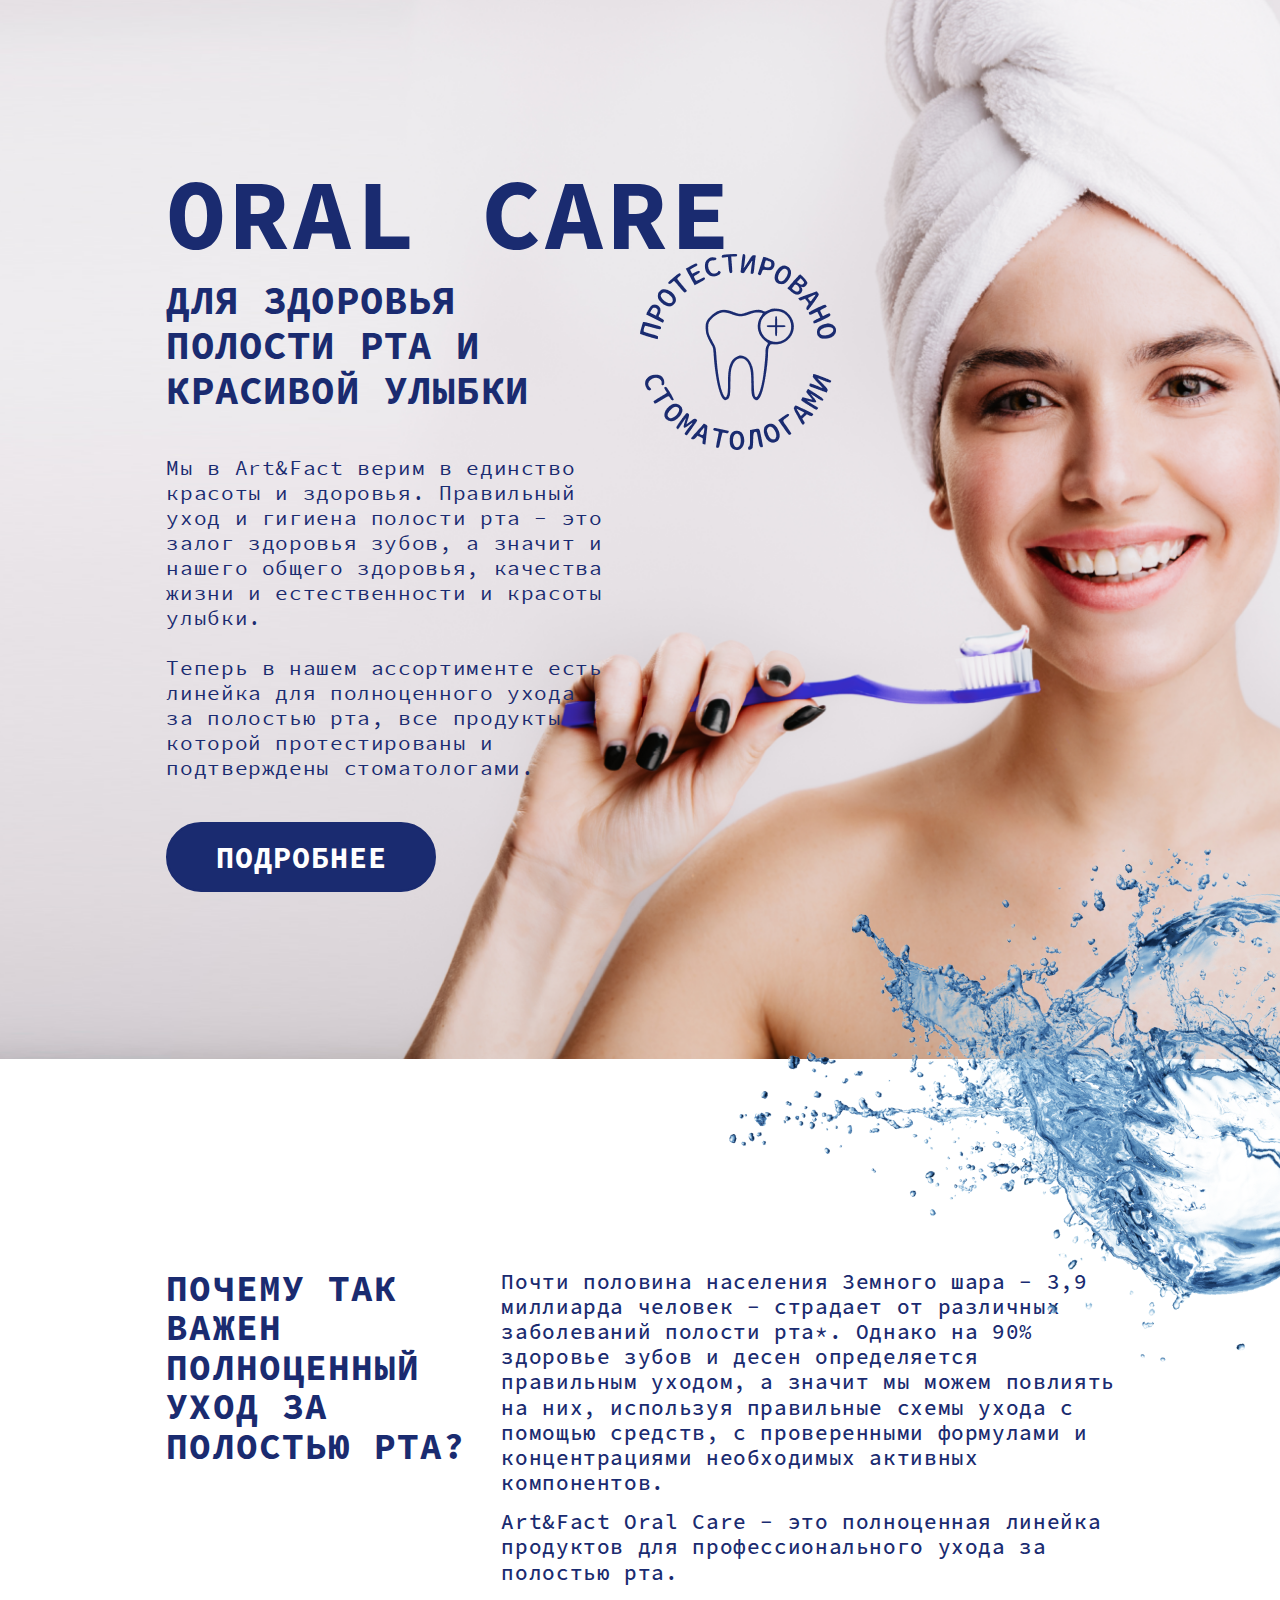
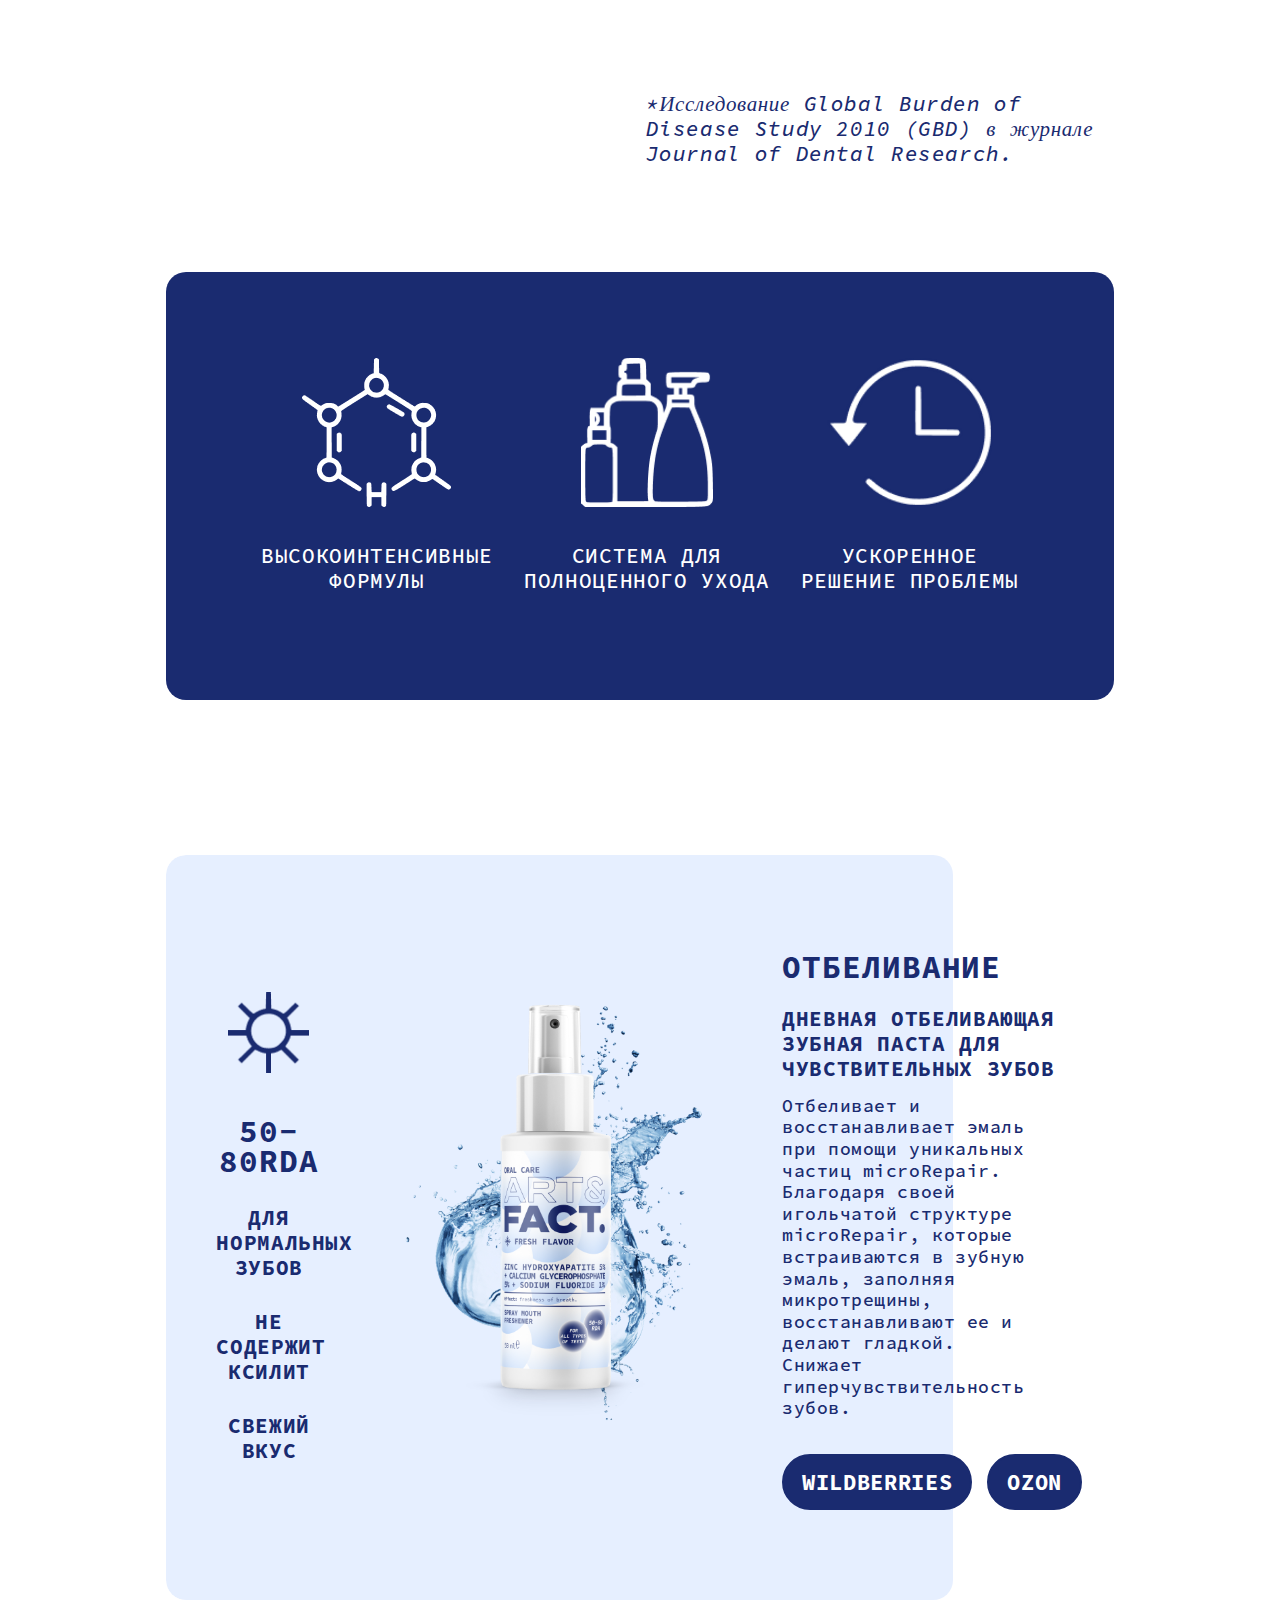
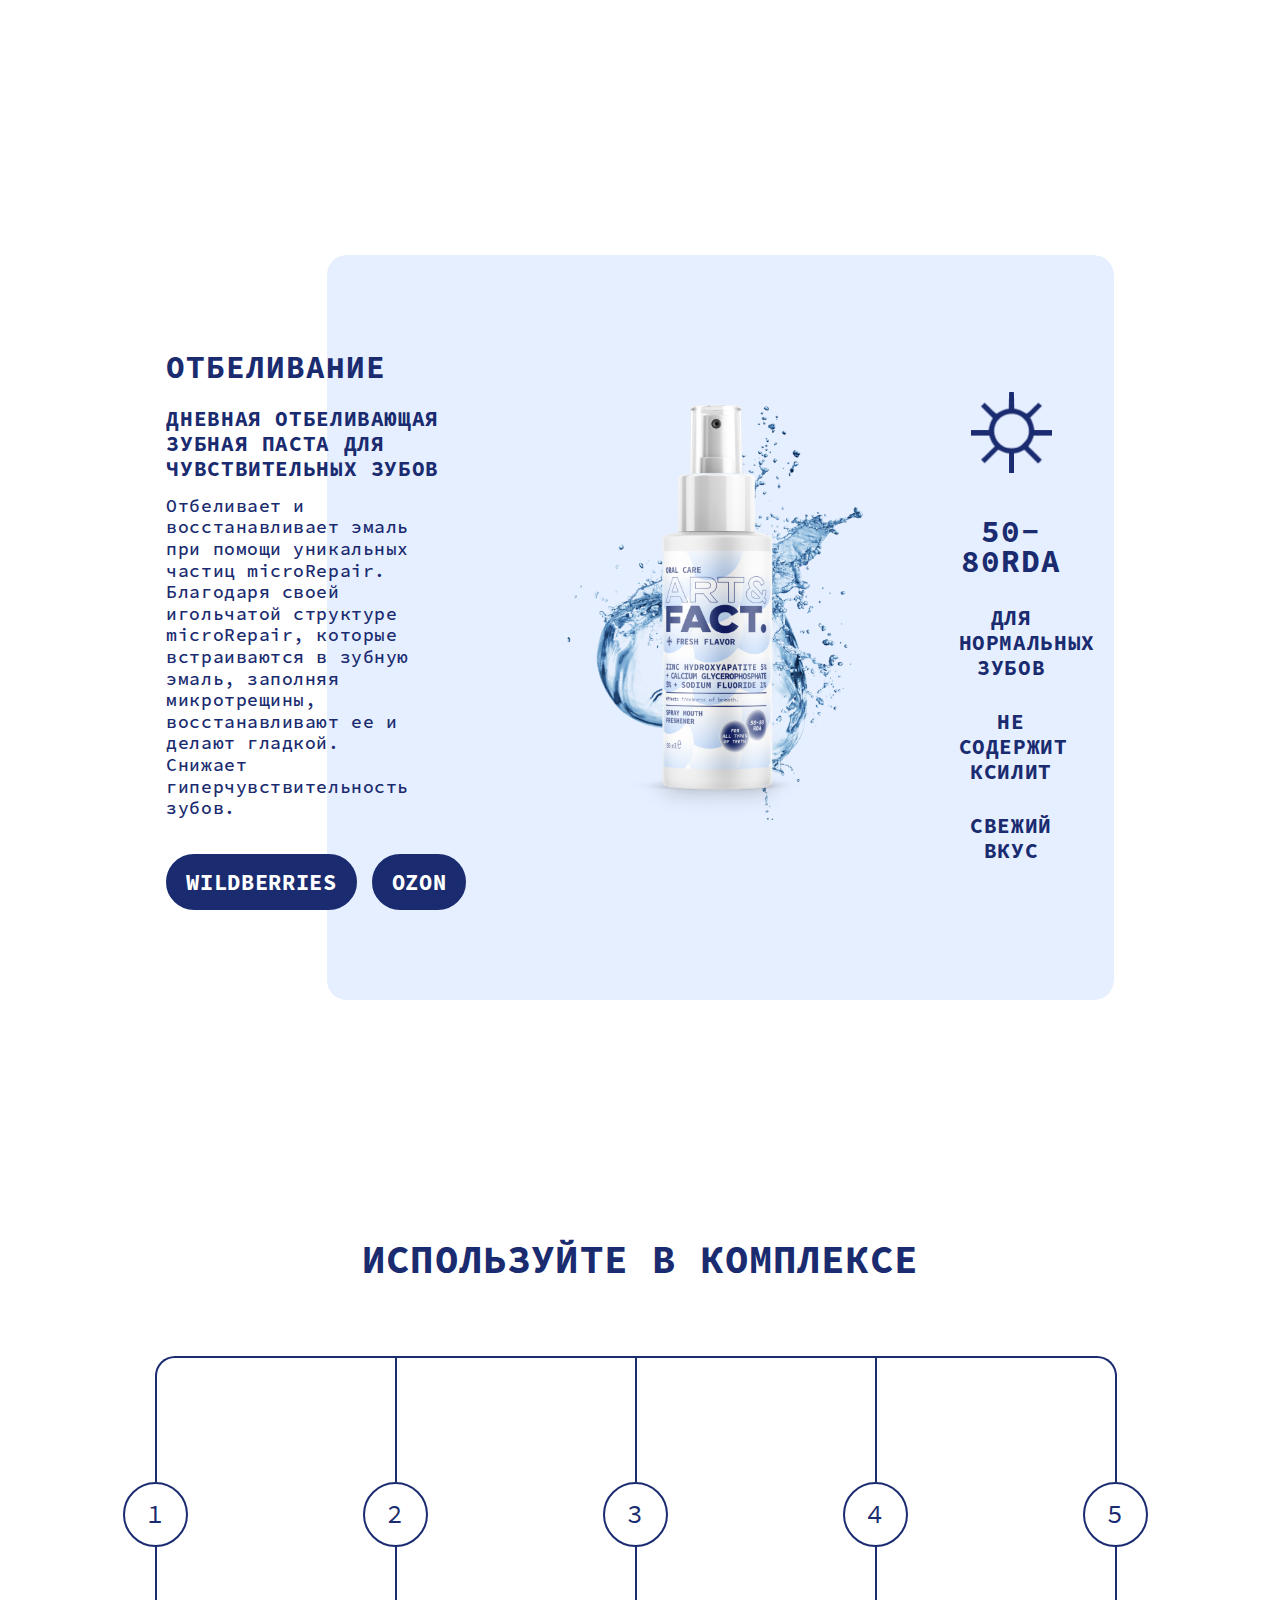
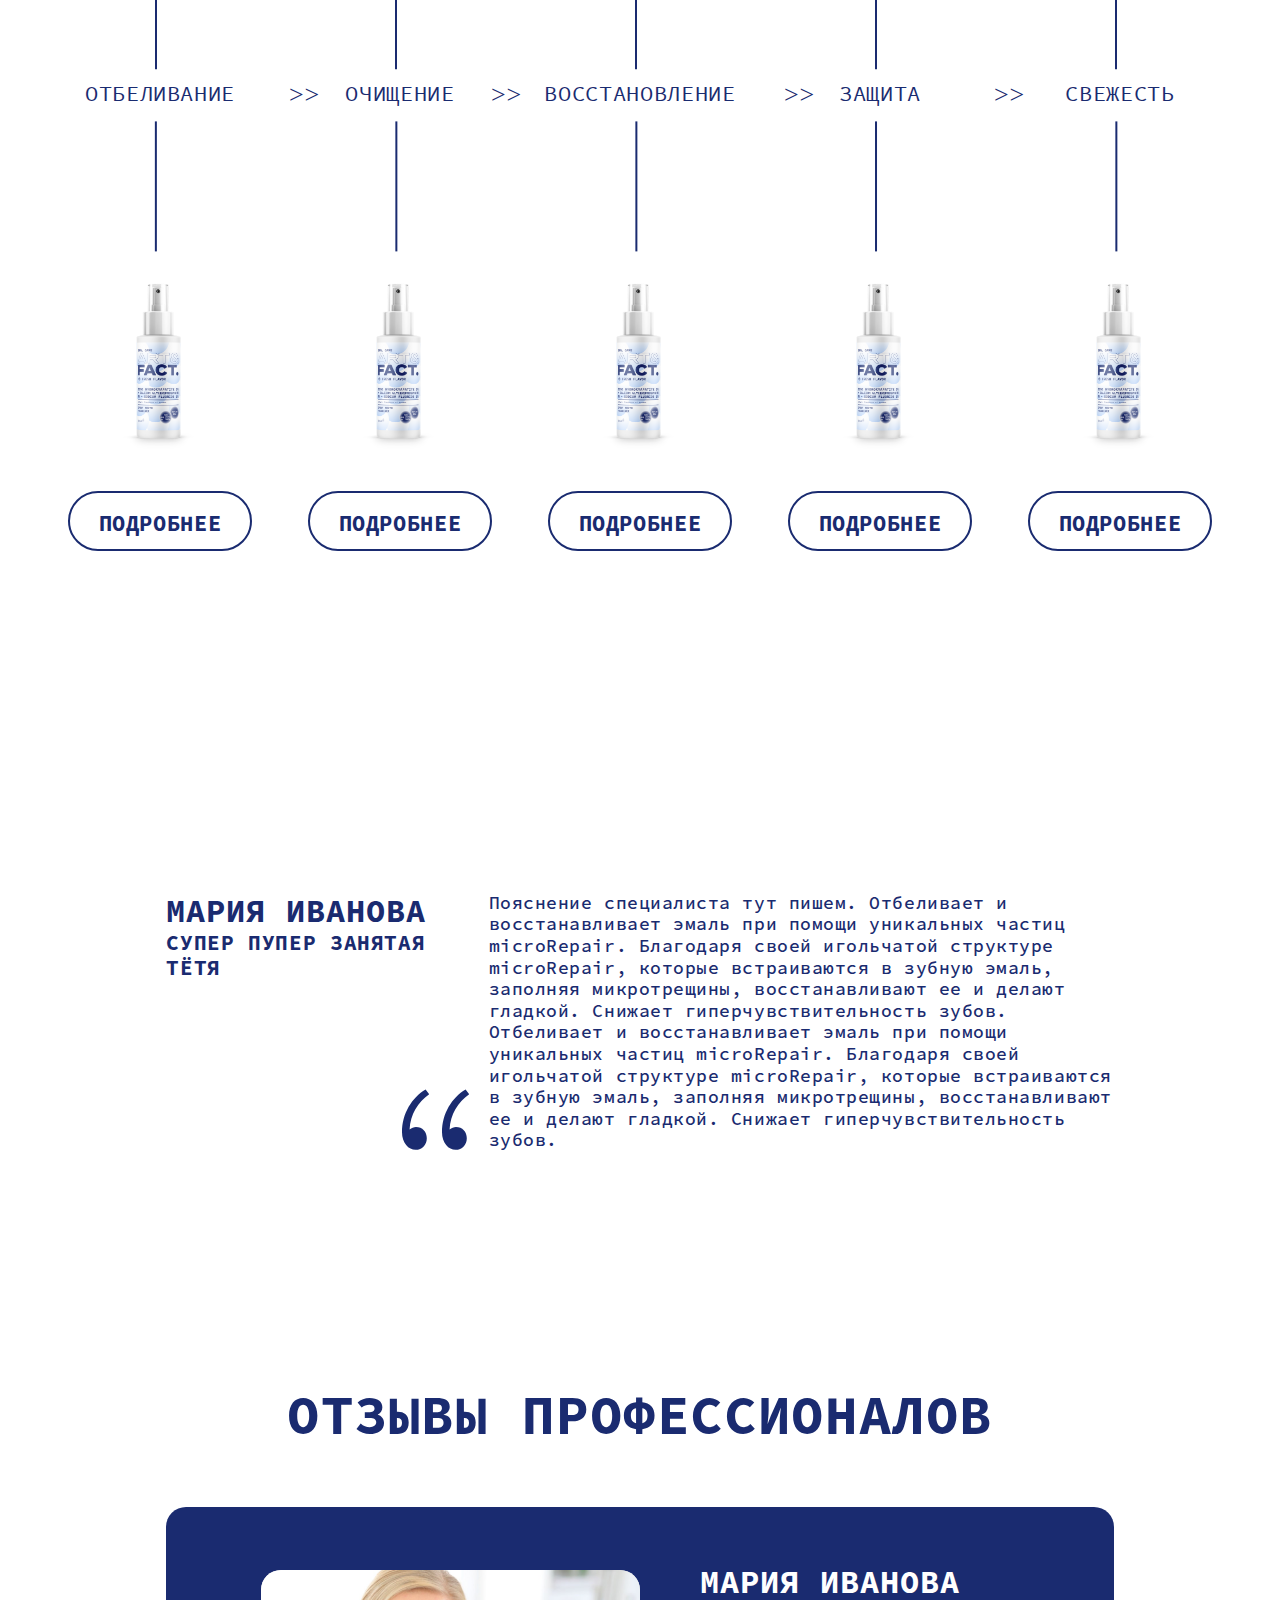
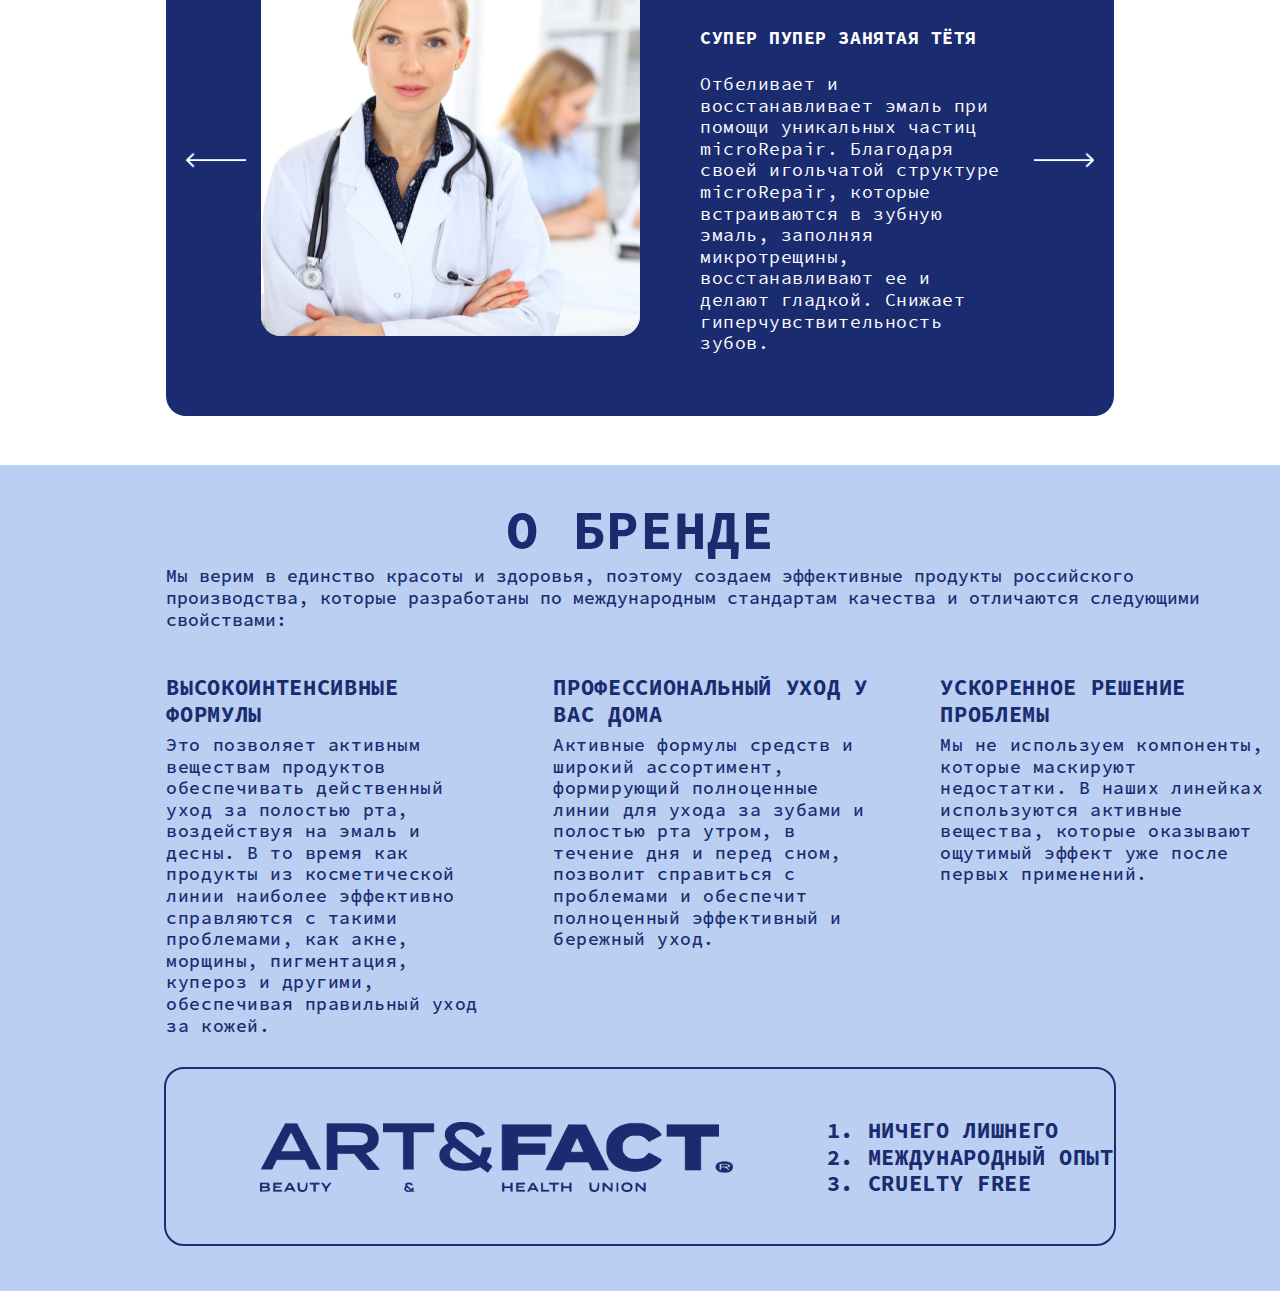
<file: index.html>
<!DOCTYPE html>
<html lang="ru">
<head>
    <meta charset="UTF-8">
    <meta http-equiv="X-UA-Compatible" content="IE=edge">
    <meta name="viewport" content="width=device-width, initial-scale=1.0">
    <title>OralCare</title>
    <link rel="stylesheet" href="./css/main.css"/>
</head>
<body>
    <section class="hero">
        <div class="hero-container">
            <h1 class="hero-title">ORAL CARE</h1>
            <p class="hero-slogan">
                Для здоровья полости рта и красивой улыбки
            </p>
            <p class="hero-text">
                Мы в Art&Fact верим в единство красоты и здоровья. Правильный уход и гигиена полости рта - это залог здоровья зубов, а значит и нашего общего здоровья, качества жизни и естественности и красоты улыбки.<br>
                <br>Теперь в нашем ассортименте есть линейка для полноценного ухода за полостью рта, все продукты которой протестированы и
                подтверждены стоматологами.
            </p>
            <a href="" class="hero-link">подробнее</a>
            <img src="./images/tested.png" alt="" class="hero-logo-tested">
        </div>
        <ul class="hero-banner-list" data-timer="5000">
            <li class="">
                <img src="./images/woman-baner.png" alt="" class="hero-banner is-hidden">
            </li>
            <li >
                <img src="./images/woman-baner.png" alt="" class="hero-banner ">
            </li>
        </ul>
        <img src="./images/splash-2.png" alt="" class="hero-splash">
        <img src="./images/hero-splash-mobile.png" alt="" class="hero-splash-mobile">
    </section>
    <section class="why">
        <div class="why-text-wrap">
            <h2 class="title-why">почему так важен полноценный уход за полостью рта?</h2>
            <div class="why-main-wrap">
                <p class="why-text-main">
                    Почти половина населения Земного шара - 3,9 миллиарда человек - страдает от различных заболеваний полости рта*.
                    Однако на 90% здоровье зубов и десен определяется правильным уходом, а значит мы можем повлиять на них, используя
                    правильные схемы ухода с помощью средств, с проверенными формулами и концентрациями необходимых активных
                    компонентов.
                </p>
                <p class="why-text-main">
                    Art&Fact Oral Care - это полноценная линейка продуктов для профессионального ухода за полостью рта.
                </p>
                <p class="notification">
                    *Исследование Global Burden of Disease Study 2010 (GBD) в журнале Journal of Dental Research.
                </p>
            </div>
        </div>
        <ul class="why-benefits-list">
            <li class="hero-benefits-item">
                <img src="./images/image-1.png" alt="">
                <span class="hero-benefits-text">высокоинтенсивные<br> формулы</span>
            </li>
            <li class="hero-benefits-item">
                <img src="./images/image-3.png" alt="">
                <span class="hero-benefits-text">система для<br> полноценного ухода</span>
            </li>
            <li class="hero-benefits-item">
                <img src="./images/image-2.png" alt="">
                <span class="hero-benefits-text">ускоренное<br> решение проблемы</span>
            </li>
        </ul>       
    </section>
    <section class="catalog">
        <div class="catalog-title-wrap">
            <button class="catalog-button">
                <img src="./images/arrow-left-blue.png" alt="">
            </button>
            <h2 class="catalog-title">каталог</h2>
            <button class="catalog-button">
                <img src="./images/arrow-right-blue.png" alt="">
            </button>
        </div>
        <ul class="catalog-list">
            <li class="catalog-list-item">
                <div class="catalog-product-image-wrap">
                    <img src="./images/spray.png" alt="" class="catalog-product-image">
                </div>
                <div class="catalog-properties-wrap">
                    <img src="./images/sun.png" alt="" class="catalog-properties-icon">
                    <p class="catalog-product-properties">50-80rda</p>
                    <ul>
                        <li><p class="catalog-product-properties">для нормальных зубов</p></li>
                        <li><p class="catalog-product-properties">не содержит ксилит</p></li>
                        <li><p class="catalog-product-properties">свежий вкус</p></li>
                    </ul>
                </div>
                <div class="catalog-list-item-description">
                    <h3 class="catalog-list-item-title">отбеливание</h3>
                    <p class="catalog-list-item-text">Дневная отбеливающая зубная паста для чувствительных зубов</p>
                    <p class="catalog-list-item-text-main">Отбеливает и восстанавливает эмаль при помощи уникальных частиц microRepair. Благодаря своей игольчатой структуре microRepair, которые встраиваются в зубную эмаль, заполняя микротрещины, восстанавливают ее и делают гладкой. Снижает гиперчувствительность зубов.</p>
                    <ul class="catalog-products-links">
                        <li>
                            <a href="" class="catalog-product-link">wildberries</a>
                        </li>
                        <li>
                            <a href="" class="catalog-product-link">ozon</a>
                        </li>
                    </ul>
                </div>
            </li>
            <li class="catalog-list-item">
                <div class="catalog-product-image-wrap">
                    <img src="./images/spray.png" alt="" class="catalog-product-image">
                </div>
                <div class="catalog-properties-wrap">
                    <img src="./images/sun.png" alt="" class="catalog-properties-icon">
                    <p class="catalog-product-properties">50-80rda</p>
                    <ul>
                        <li>
                            <p class="catalog-product-properties">для нормальных зубов</p>
                        </li>
                        <li>
                            <p class="catalog-product-properties">не содержит ксилит</p>
                        </li>
                        <li>
                            <p class="catalog-product-properties">свежий вкус</p>
                        </li>
                    </ul>
                </div>
                <div class="catalog-list-item-description">
                    <h3 class="catalog-list-item-title">отбеливание</h3>
                    <p class="catalog-list-item-text">Дневная отбеливающая зубная паста для чувствительных зубов</p>
                    <p class="catalog-list-item-text-main">Отбеливает и восстанавливает эмаль при помощи уникальных частиц
                        microRepair. Благодаря своей игольчатой структуре microRepair, которые встраиваются в зубную эмаль, заполняя
                        микротрещины, восстанавливают ее и делают гладкой. Снижает гиперчувствительность зубов.</p>
                    <ul class="catalog-products-links">
                        <li>
                            <a href="" class="catalog-product-link">wildberries</a>
                        </li>
                        <li>
                            <a href="" class="catalog-product-link">ozon</a>
                        </li>
                    </ul>
                </div>
            </li>
        </ul>
    </section>
    <section class="complex">
        <h2 class="complex-title">ИСПОЛЬЗУЙТЕ В КОМПЛЕКСЕ</h3>
        <ul class="complex-list">
            <li class="complex-list-item">
                <div class="number-wrap">
                    <span class="number">1</span>
                </div>
                <div class="complex-item-content">
                    <img src="./images/spray.png" alt="" class="complex-image">
                    <div>
                        <h4 class="complex-item-title">отбеливание</h4>
                        <a href="" class="complex-item-link">Подробнее</a>
                    </div>
                </div>
            </li>
            <li class="complex-list-item">
                <div class="number-wrap">
                    <span class="number">2</span>
                </div>
                <div class="complex-item-content">
                    <img src="./images/spray.png" alt="" class="complex-image">
                    <div>
                        <h4 class="complex-item-title">очищение</h4>
                        <a href="" class="complex-item-link">Подробнее</a>
                    </div>
                </div>
            </li>
            <li class="complex-list-item">
                <div class="number-wrap">
                    <span class="number">3</span>
                </div>
                <div class="complex-item-content">
                    <img src="./images/spray.png" alt="" class="complex-image">
                    <div>
                        <h4 class="complex-item-title">восстановление</h4>
                        <a href="" class="complex-item-link">Подробнее</a>
                    </div>
                </div>
            </li>
            <li class="complex-list-item">
                <div class="number-wrap">
                    <span class="number">4</span>
                </div>
                <div class="complex-item-content">
                    <img src="./images/spray.png" alt="" class="complex-image">
                    <div>
                        <h4 class="complex-item-title">защита</h4>
                        <a href="" class="complex-item-link">Подробнее</a>
                    </div>
                </div>
            </li>
            <li class="complex-list-item">
                <div class="number-wrap">
                    <span class="number">5</span>
                </div>
                <div class="complex-item-content">
                    <img src="./images/spray.png" alt="" class="complex-image">
                    <div>
                        <h4 class="complex-item-title">свежесть</h4>
                        <a href="" class="complex-item-link">Подробнее</a>
                    </div>
                </div>
            </li>
        </ul>
    </section>
    <section class="explanation">
        <div class="expert-name-wrap">
            <span class="explanation-dots">“</span>
            <div class="explanation-expert-name">
                <h3 class="explanation-name">мария иванова</h3>
                <p class="explanation-job-title">супер пупер занятая тётя</p>
            </div>
        </div>
        <p class="explanation-main-text">Пояснение специалиста тут пишем. Отбеливает и восстанавливает эмаль при помощи уникальных частиц microRepair. Благодаря своей игольчатой структуре microRepair, которые встраиваются в зубную эмаль, заполняя микротрещины, восстанавливают ее и делают гладкой. Снижает гиперчувствительность зубов.
            Отбеливает и восстанавливает эмаль при помощи уникальных частиц microRepair. Благодаря своей игольчатой структуре microRepair, которые встраиваются в зубную эмаль, заполняя микротрещины, восстанавливают ее и делают гладкой. Снижает гиперчувствительность зубов.
            </p>
            
    </section>
    <section class="reviews">
        <h2 class="reviews-title">ОТЗЫВЫ ПРОФЕССИОНАЛОВ</h2>
        <div class="reviews-wrap">
            <button class="reviews-button left">
                <img src="./images/arrow-left.png" alt="" class="reviews-button-icon">
            </button>
            <button class="reviews-button right">
                <img src="./images/arrow-right.png" alt="" class="reviews-button-icon">
            </button>
            <ul class="reviews-list">
                <li>
                    <img src="./images/doctor.png" alt="" class="reviews-photo">
                    <div>
                        <h3 class="review-author-name">мария иванова</h3>
                        <p class="review-author-job-title">супер пупер занятая тётя</p>
                        <p class="review-text">Отбеливает и восстанавливает эмаль при помощи уникальных частиц microRepair. Благодаря своей игольчатой структуре
                            microRepair, которые встраиваются в зубную эмаль, заполняя микротрещины, восстанавливают ее и делают гладкой.
                            Снижает гиперчувствительность зубов.
                        </p>
                    </div>
                </li>
                <li>
                    <img src="./images/doctor.png" alt="" class="reviews-photo">
                    <div class="rewiews-text-wrap">
                        <h3 class="review-author-name">мария иванова</h3>
                        <p class="review-author-job-title">супер пупер занятая тётя</p>
                        <p class="review-text">Отбеливает и восстанавливает эмаль при помощи уникальных частиц microRepair. Благодаря
                            своей игольчатой структуре
                            microRepair, которые встраиваются в зубную эмаль, заполняя микротрещины, восстанавливают ее и делают
                            гладкой.
                            Снижает гиперчувствительность зубов.
                        </p>
                    </div>
                </li>
            </ul>
        </div>
    </section>
    <section class="about">
        <h2 class="about-title">о бренде</h2>
        <p class="about-description">Мы верим в единство красоты и здоровья, поэтому создаем эффективные продукты российского производства, которые разработаны по международным стандартам качества и отличаются следующими свойствами:</p>
        <ul class="about-list">
            <li class="about-list-item">
                <h4 class="about-list-item-title">ВЫСОКОИНТЕНСИВНЫЕ ФОРМУЛЫ</h4>
                <p class="about-list-item-text">Это позволяет активным веществам продуктов обеспечивать действенный уход за полостью рта, воздействуя на эмаль и десны. В то время как продукты из косметической  линии наиболее эффективно справляются с такими проблемами, как акне, морщины, пигментация, купероз и другими, обеспечивая правильный уход за кожей.
                </p>
            </li>
            <li class="about-list-item">
                <h4 class="about-list-item-title">ПРОФЕССИОНАЛЬНЫЙ УХОД У ВАС ДОМА</h4>
                <p class="about-list-item-text">Активные формулы средств и широкий ассортимент, формирующий полноценные линии для ухода за зубами и полостью рта утром, в течение дня и перед сном, позволит справиться с проблемами и обеспечит полноценный эффективный и бережный уход.</p>
            </li>
            <li class="about-list-item">
                <h4 class="about-list-item-title">УСКОРЕННОЕ РЕШЕНИЕ ПРОБЛЕМЫ</h4>
                <p class="about-list-item-text">Мы не используем компоненты, которые маскируют недостатки. В наших линейках используются активные вещества, которые оказывают ощутимый эффект уже после первых применений.</p>
            </li>
        </ul>
        <div class="logo-wrap">
            <img src="./images/logo.png" alt="" class="art-n-fact-logo">
            <ol class="about-logo-list">
                <li><span class="about-logo-list-item">1. Ничего лишнего</span></li>
                <li><span class="about-logo-list-item">2. Международный опыт</span></li>
                <li><span class="about-logo-list-item">3. Cruelty free</span></li>
            </ol>
        </div>
    </section>
    <script src="./js/main.js"></script>
</body>
</html>
</file>
<file: css/main.css>
@font-face {
  font-family: "Source Code Pro";
  src: url("../fonts/SourceCodePro-200.otf");
  font-weight: 200;
  font-style: normal;
}
@font-face {
  font-family: "Source Code Pro";
  src: url("../fonts/SourceCodePro-Regular.ttf");
  font-weight: 400;
  font-style: normal;
}
@font-face {
  font-family: "Source Code Pro";
  src: url("../fonts/SourceCodePro-500.otf");
  font-weight: 500;
  font-style: normal;
}
@font-face {
  font-family: "Source Code Pro";
  src: url("../fonts/SourceCodePro-500It.otf");
  font-weight: 500;
  font-style: italic;
}
@font-face {
  font-family: "Source Code Pro";
  src: url("../fonts/SourceCodePro-700.otf");
  font-weight: 700;
  font-style: normal;
}
body {
  margin: 0;
}

button:hover {
  cursor: pointer;
}

a, p, h1, h2, h3, h4, span {
  font-family: "Source Code Pro";
  color: #1A2B70;
  margin: 0;
  -webkit-margin-before: 0;
          margin-block-start: 0;
  -webkit-margin-after: 0;
          margin-block-end: 0;
}

ul {
  list-style: none;
  -webkit-padding-start: 0;
          padding-inline-start: 0;
  -webkit-padding-end: 0;
          padding-inline-end: 0;
  -webkit-margin-before: 0;
          margin-block-start: 0;
  -webkit-margin-after: 0;
          margin-block-end: 0;
}

ol {
  -webkit-padding-start: 0;
          padding-inline-start: 0;
}

a {
  text-decoration: none;
}

section {
  width: 100%;
  margin: auto;
}
.is-hidden {
  opacity: 0;
}

.hero {
  display: block;
  position: relative;
  width: 100%;
  margin-bottom: 119px;
}
@media (min-width: 768px) {
  .hero {
    width: 100%;
    max-width: 1920px;
    background-size: cover;
    background-repeat: no-repeat;
  }
}

.hero-container {
  width: 86%;
  margin: auto;
  padding-top: 336px;
  padding-bottom: 48px;
}
@media (min-width: 768px) {
  .hero-container {
    width: 74%;
    max-width: 1408px;
    margin: auto;
    position: relative;
    padding-top: 14%;
    padding-bottom: 13%;
  }
}

.hero-title {
  font-style: normal;
  font-weight: 700;
  font-size: 45px;
  line-height: 49px;
  letter-spacing: 0.03em;
  text-transform: uppercase;
}
@media (min-width: 768px) {
  .hero-title {
    font-size: 100px;
    line-height: 70px;
  }
}

.hero-slogan, .catalog-title, .about-title, .reviews-title, .complex-title, .explanation-name, .catalog-list-item-title {
  font-style: normal;
  font-weight: 700;
  font-size: 22px;
  line-height: 24px;
  letter-spacing: 0.03em;
  text-transform: uppercase;
  margin-top: 14px;
}
@media (min-width: 768px) {
  .hero-slogan, .catalog-title, .about-title, .reviews-title, .complex-title, .explanation-name, .catalog-list-item-title {
    font-size: 39px;
    line-height: 45px;
    width: 43%;
    margin-top: 29px;
  }
}

.hero-text {
  display: none;
}
@media (min-width: 768px) {
  .hero-text {
    display: inline-block;
    width: 47%;
    font-style: normal;
    font-weight: 400;
    font-size: 21px;
    line-height: 25px;
    letter-spacing: 0.03em;
    margin-top: 42px;
  }
}

.hero-logo-tested {
  position: absolute;
  top: 56px;
  right: 22px;
  width: 101px;
  height: 101px;
}
@media (min-width: 768px) {
  .hero-logo-tested {
    width: 196px;
    height: 196px;
    top: 24%;
    left: 50%;
  }
}

.hero-banner-list {
  width: 100%;
  height: 100%;
  overflow: hidden;
  position: absolute;
  left: 0;
  top: 0;
  z-index: -999;
  -o-object-fit: contain;
     object-fit: contain;
}
@media (min-width: 768px) {
  .hero-banner-list {
    width: 100%;
    height: 100%;
  }
}
.hero-banner-list img {
  width: 400%;
  height: 100%;
  -o-object-fit: cover;
     object-fit: cover;
  opacity: 1;
  transition-property: opacity;
  transition-duration: 1000ms;
  transition-delay: 0;
}
@media (min-width: 768px) {
  .hero-banner-list img {
    width: 100%;
  }
}
.hero-banner-list img.is-hidden {
  opacity: 0;
}

.hero-banner-list li {
  width: 100%;
  height: 100%;
  position: absolute;
}

.hero-banner {
  top: 0;
  -o-object-fit: fill;
     object-fit: fill;
}
@media (min-width: 768px) {
  .hero-banner {
    width: 100%;
    height: auto;
    -o-object-fit: cover;
       object-fit: cover;
  }
}

.hero-splash {
  display: none;
}
@media (min-width: 768px) {
  .hero-splash {
    display: block;
    position: absolute;
    width: auto;
    right: 0;
    bottom: 0;
    transform: translateY(50%);
  }
}

.hero-splash-mobile {
  position: absolute;
  right: 0;
  bottom: 0;
  transform: translateY(50%);
}
@media (min-width: 768px) {
  .hero-splash-mobile {
    display: none;
  }
}

.hero-link, .catalog-product-link {
  display: flex;
  align-items: center;
  justify-content: center;
  width: 188px;
  height: 41px;
  margin-top: 14px;
  background-color: #1A2B70;
  border: 2px solid #1A2B70;
  border-radius: 40px;
  font-style: normal;
  font-weight: 700;
  font-size: 22px;
  line-height: 70px;
  letter-spacing: 0.03em;
  text-transform: uppercase;
  color: #FFFFFF;
  transition-property: background-color, color;
  transition-duration: 250ms;
  transition-delay: 0;
  z-index: 2;
}
.hero-link:hover, .catalog-product-link:hover {
  background-color: #FFFFFF;
  color: #1A2B70;
}
@media (min-width: 768px) {
  .hero-link, .catalog-product-link {
    margin-left: 0;
    margin-top: 42px;
    width: 266px;
    height: 66px;
    font-size: 30px;
    line-height: 70px;
  }
}

.hero-text-main-wrap {
  position: absolute;
  top: 1258px;
  left: 727px;
}

.hero-text-main, .catalog-list-item-text-main, .explanation-main-text, .catalog-product-properties {
  margin-top: 14px;
  width: 271px;
  font-style: normal;
  font-weight: 500;
  font-size: 14px;
  line-height: 14px;
  letter-spacing: 0.03em;
  padding-left: 20px;
  padding-right: 20px;
}
@media (min-width: 768px) {
  .hero-text-main, .catalog-list-item-text-main, .explanation-main-text, .catalog-product-properties {
    font-size: 21px;
    line-height: 25px;
    width: 938px;
  }
}

.why {
  width: 86%;
  margin: auto;
}
@media (min-width: 768px) {
  .why {
    margin-top: 210px;
    width: 74%;
    max-width: 1408px;
  }
}

@media (min-width: 768px) {
  .why-text-wrap {
    display: flex;
  }
}

.title-why {
  font-style: normal;
  font-weight: 700;
  font-size: 22px;
  line-height: 24px;
  letter-spacing: 0.03em;
  text-transform: uppercase;
  width: 100%;
}
@media (min-width: 768px) {
  .title-why {
    margin-top: 0;
    padding: 0;
    font-size: 28px;
    line-height: 1.1;
    width: 35%;
  }
}
@media (min-width: 964px) {
  .title-why {
    font-size: 36px;
  }
}
@media (min-width: 1300px) {
  .title-why {
    font-size: 48px;
  }
}
@media (min-width: 1526px) {
  .title-why {
    font-size: 59px;
  }
}

.why-main-wrap {
  width: 100%;
}
@media (min-width: 768px) {
  .why-main-wrap {
    width: 67%;
  }
}

.why-text-main {
  margin-top: 14px;
  width: 100%;
  font-style: normal;
  font-weight: 500;
  font-size: 14px;
  line-height: 14px;
  letter-spacing: 0.03em;
}
@media (min-width: 768px) {
  .why-text-main {
    padding: 0;
    margin-left: 10px;
    font-size: 18px;
    line-height: 1.2;
    width: 100%;
  }
  .why-text-main:first-child {
    margin-top: 0;
    margin-bottom: 14px;
  }
}
@media (min-width: 964px) {
  .why-text-main {
    font-size: 21px;
  }
}

.notification {
  font-style: italic;
  font-weight: 500;
  font-size: 14px;
  line-height: 14px;
  letter-spacing: 0.03em;
  margin-top: 28px;
  width: 100%;
}
@media (min-width: 768px) {
  .notification {
    font-size: 18px;
    line-height: 1.2;
    padding: 0;
    width: 60%;
    margin-top: 50px;
    margin-left: auto;
  }
}
@media (min-width: 964px) {
  .notification {
    font-size: 21px;
    line-height: 25px;
    width: 468px;
    margin-top: 106px;
    margin-left: auto;
  }
}

.why-benefits-list {
  width: 100%;
  margin: auto;
  background-color: #1A2B70;
  border-radius: 20px;
  padding-top: 28px;
  padding-bottom: 48px;
  margin-top: 28px;
}
@media (min-width: 768px) {
  .why-benefits-list {
    width: 100%;
    display: flex;
    width: 100%;
    min-height: 352px;
    margin: auto;
    margin-top: 106px;
    align-items: center;
    justify-content: space-between;
  }
}
@media (max-width: 857px) {
  .why-benefits-list {
    flex-direction: column;
  }
}

.hero-benefits-item {
  display: flex;
  flex-direction: column;
}
.hero-benefits-item:not(:first-child) {
  margin-top: 58px;
}
@media (min-width: 857px) {
  .hero-benefits-item:not(:first-child) {
    margin-top: 0;
  }
}
@media (min-width: 867px) {
  .hero-benefits-item:first-child {
    margin-left: 10%;
  }
}
.hero-benefits-item:first-child img {
  height: 89px;
}
@media (min-width: 768px) {
  .hero-benefits-item:first-child img {
    height: 149px;
  }
}
.hero-benefits-item img {
  height: 72px;
  -o-object-fit: contain;
     object-fit: contain;
}
@media (min-width: 768px) {
  .hero-benefits-item img {
    height: 149px;
  }
}
.hero-benefits-item:last-child {
  margin-right: 0;
}
@media (min-width: 857px) {
  .hero-benefits-item:last-child {
    margin-right: 10%;
  }
}

.hero-benefits-text {
  font-style: normal;
  font-weight: 500;
  font-size: 14px;
  line-height: 14px;
  text-align: center;
  letter-spacing: 0.03em;
  text-transform: uppercase;
  color: #FFFFFF;
  margin-top: 12px;
}
@media (min-width: 768px) {
  .hero-benefits-text {
    font-weight: 500;
    font-size: 21px;
    line-height: 25px;
    margin-top: 36px;
  }
}

.catalog {
  margin-top: 61px;
  overflow: hidden;
  width: 86%;
}
@media (min-width: 768px) {
  .catalog {
    margin-top: 155px;
    width: 100%;
  }
}

.catalog-title-wrap {
  display: flex;
  align-items: center;
  justify-content: space-between;
}
@media (min-width: 768px) {
  .catalog-title-wrap {
    display: none;
  }
}

.catalog-title, .about-title, .reviews-title, .complex-title, .explanation-name, .catalog-list-item-title {
  margin: 0;
}

.catalog-button {
  background-color: transparent;
  border: none;
}

.catalog-list {
  margin-top: 14px;
  display: flex;
  flex-shrink: 0;
  width: 100%;
  margin: auto;
  margin-top: 11px;
  transition-property: transform;
  transition-duration: 500ms;
  transition-delay: 0;
}
@media (min-width: 768px) {
  .catalog-list {
    flex-direction: column;
    width: 74%;
    max-width: 1408px;
    margin-top: 0;
    margin: auto;
  }
}

.catalog-list-item {
  width: 100%;
  overflow: hidden;
  flex-shrink: 0;
  background-color: #E6EFFF;
  border-radius: 20px;
  position: relative;
  padding-top: 25px;
  padding-bottom: 25px;
  display: flex;
  flex-wrap: wrap;
  justify-content: space-between;
}
@media (min-width: 768px) {
  .catalog-list-item {
    display: flex;
    flex-wrap: nowrap;
    justify-content: space-between;
    align-items: center;
    position: relative;
    width: 100%;
    background-color: transparent;
    height: auto;
    min-height: 745px;
    padding: 0;
  }
  .catalog-list-item:nth-child(odd) .catalog-product-image-wrap {
    right: auto;
    left: 0;
  }
  .catalog-list-item:nth-child(odd) .catalog-properties-wrap {
    margin-left: 5px;
    margin-right: auto;
  }
}
@media (min-width: 768px) and (min-width: 960px) {
  .catalog-list-item:nth-child(odd) .catalog-properties-wrap {
    margin-left: 50px;
    margin-right: auto;
  }
}
@media (min-width: 768px) {
  .catalog-list-item:nth-child(even) {
    flex-direction: row-reverse;
  }
  .catalog-list-item:nth-child(even) .catalog-product-image-wrap {
    right: 0;
    left: auto;
  }
  .catalog-list-item:nth-child(even) .catalog-properties-wrap {
    margin-left: auto;
    margin-right: 5px;
  }
}
@media (min-width: 768px) and (min-width: 960px) {
  .catalog-list-item:nth-child(even) .catalog-properties-wrap {
    margin-left: auto;
    margin-right: 50px;
  }
}
@media (min-width: 768px) {
  .catalog-list-item:not(:first-child) {
    margin-top: 255px;
  }
}

.catalog-list-item-description {
  width: 86%;
  margin: auto;
  margin-top: 15px;
}
@media (min-width: 768px) {
  .catalog-list-item-description {
    margin-top: 0;
    margin: 0;
    display: inline-block;
    width: 35%;
  }
}

@media (min-width: 768px) {
  .catalog-list-item-title {
    padding: 0;
    margin: 0;
    font-size: 28px;
    line-height: 1.45;
  }
}
@media (min-width: 836px) {
  .catalog-list-item-title {
    padding: 0;
    margin: 0;
    font-size: 31px;
    line-height: 1.45;
  }
}
@media (min-width: 1300px) {
  .catalog-list-item-title {
    font-size: 48px;
  }
}

.catalog-list-item-text, .complex-item-title {
  font-style: normal;
  font-weight: 700;
  font-size: 14px;
  line-height: 16px;
  letter-spacing: 0.03em;
  text-transform: uppercase;
  width: 100%;
  margin-top: 10px;
}
@media (min-width: 768px) {
  .catalog-list-item-text, .complex-item-title {
    padding: 0;
    width: 100%;
    font-size: 18px;
    line-height: 25px;
    margin: 0;
    margin-top: 16px;
  }
}
@media (min-width: 914px) {
  .catalog-list-item-text, .complex-item-title {
    padding: 0;
    width: 100%;
    font-size: 21px;
    line-height: 25px;
    margin: 0;
    margin-top: 16px;
  }
}
@media (min-width: 1300px) {
  .catalog-list-item-text, .complex-item-title {
    margin-top: 31px;
  }
}

.catalog-list-item-text-main, .explanation-main-text, .catalog-product-properties {
  width: 100%;
  margin: auto;
  margin-top: 15px;
  padding: 0;
}
@media (min-width: 768px) {
  .catalog-list-item-text-main, .explanation-main-text, .catalog-product-properties {
    padding: 0;
    margin: 0;
    margin-top: 14px;
    width: 80%;
    font-size: 14px;
    line-height: 1.2;
  }
}
@media (min-width: 914px) {
  .catalog-list-item-text-main, .explanation-main-text, .catalog-product-properties {
    font-size: 18px;
    line-height: 1.2;
  }
}
@media (min-width: 1500px) {
  .catalog-list-item-text-main, .explanation-main-text, .catalog-product-properties {
    font-size: 21px;
  }
}

.catalog-product-image {
  height: 100%;
  -o-object-fit: cover;
     object-fit: cover;
  z-index: 1;
  position: absolute;
  left: 50%;
  transform: translateX(-50%);
}
@media (min-width: 768px) {
  .catalog-product-image {
    margin-top: 20px;
    max-width: 24%;
    max-height: 652px;
    -o-object-fit: contain;
       object-fit: contain;
  }
}

.catalog-product-image-wrap {
  display: flex;
  justify-content: center;
  position: relative;
  width: 50%;
  height: auto;
  top: 12px;
  left: 20px;
  background-image: url("../images/splash-1.png");
  background-repeat: no-repeat;
  background-size: 180% 100%;
  background-position: -40px, 100px, center;
  overflow: visible;
}
@media (min-width: 400px) {
  .catalog-product-image-wrap {
    background-size: 140% 100%;
    background-position: -20px, 100px, center;
  }
}
@media (min-width: 520px) {
  .catalog-product-image-wrap {
    background-size: 120% 100%;
    background-position: -10px, 100px, center;
  }
}
@media (max-width: 768px) {
  .catalog-product-image-wrap {
    max-height: 222px;
  }
}
@media (min-width: 768px) {
  .catalog-product-image-wrap {
    position: absolute;
    width: 83%;
    height: 100%;
    background-color: #E6EFFF;
    border-radius: 20px;
    top: 0;
    z-index: -1;
    background-size: 65%;
    background-position: 60% 40%;
    background-repeat: no-repeat;
  }
}

.catalog-product-properties {
  padding: 0;
  font-weight: 700;
  width: 105px;
  text-align: center;
  text-transform: uppercase;
}
@media (min-width: 768px) {
  .catalog-product-properties {
    font-weight: 700;
    font-size: 28px;
    line-height: 25px;
  }
}
@media (min-width: 836px) {
  .catalog-product-properties {
    padding: 0;
    margin: 0;
    font-size: 31px;
    line-height: 30px;
  }
}
@media (min-width: 1300px) {
  .catalog-product-properties {
    font-size: 48px;
    line-height: 45px;
  }
}

@media (min-width: 768px) {
  .catalog-properties-wrap li .catalog-product-properties {
    font-weight: 700;
    font-size: 18px;
    line-height: 25px;
  }
}
@media (min-width: 914px) {
  .catalog-properties-wrap li .catalog-product-properties {
    font-weight: 700;
    font-size: 21px;
    line-height: 25px;
  }
}

.catalog-properties-icon {
  width: 32px;
  -o-object-fit: cover;
     object-fit: cover;
}
@media (min-width: 768px) {
  .catalog-properties-icon {
    width: 81px;
    margin-bottom: 43px;
  }
}

.catalog-properties-wrap {
  display: inline-flex;
  flex-direction: column;
  align-items: center;
  margin-right: 5%;
}

@media (min-width: 768px) {
  .catalog-properties-wrap ul {
    margin-top: 29px;
  }
}

@media (min-width: 768px) {
  .catalog-properties-wrap li:not(:first-child) {
    margin-top: 29px;
  }
}

.catalog-products-links {
  margin-top: 24px;
}
@media (min-width: 768px) {
  .catalog-products-links {
    padding: 0;
    margin-top: 7px;
  }
}
@media (min-width: 960px) {
  .catalog-products-links {
    display: flex;
    padding: 0;
    margin: 0;
    margin-top: 35px;
    width: -webkit-min-content;
    width: -moz-min-content;
    width: min-content;
  }
}

.catalog-products-links li:not(:first-child) {
  margin-top: 14px;
}
@media (min-width: 960px) {
  .catalog-products-links li:not(:first-child) {
    margin-top: 0;
    margin-left: 6px;
  }
}
@media (min-width: 1170px) {
  .catalog-products-links li:not(:first-child) {
    margin-top: 0;
    margin-left: 15px;
  }
}

.catalog-product-link {
  width: -webkit-fit-content;
  width: -moz-fit-content;
  width: fit-content;
  padding-left: 22px;
  padding-right: 22px;
  margin: 0;
}
@media (min-width: 768px) {
  .catalog-product-link {
    margin: 0;
    width: auto;
    height: 48px;
    font-size: 18px;
    padding-left: 10px;
    padding-right: 10px;
  }
}
@media (min-width: 836px) {
  .catalog-product-link {
    margin: 0;
    width: auto;
    height: 48px;
    font-size: 18px;
    padding-left: 16px;
    padding-right: 16px;
  }
}
@media (min-width: 1170px) {
  .catalog-product-link {
    margin: 0;
    width: auto;
    height: 52px;
    font-size: 22px;
    padding-left: 18px;
    padding-right: 18px;
  }
}
@media (min-width: 1524px) {
  .catalog-product-link {
    margin: 0;
    width: auto;
    height: 56px;
    font-size: 30px;
    padding-left: 22px;
    padding-right: 22px;
  }
}
@media (min-width: 1870px) {
  .catalog-product-link {
    margin: 0;
    width: auto;
    padding-left: 44px;
    padding-right: 44px;
  }
}

.complex {
  margin-top: 59px;
  width: 100%;
  margin: auto;
}

.complex-title, .explanation-name {
  width: 275px;
  padding-top: 40px;
  text-align: center;
  margin: auto;
}
@media (min-width: 768px) {
  .complex-title, .explanation-name {
    width: 100%;
    padding: 0;
    margin-top: 237px;
  }
}

.complex-list {
  margin-top: 50px;
}
@media (min-width: 768px) {
  .complex-list {
    display: flex;
    margin: auto;
    justify-content: space-between;
    margin-top: 200px;
    width: 768px;
  }
}
@media (min-width: 1000px) {
  .complex-list {
    width: 1000px;
  }
}
@media (min-width: 1200px) {
  .complex-list {
    width: 1200px;
  }
}
@media (min-width: 1400px) {
  .complex-list {
    width: 1400px;
  }
}

.complex-list-item {
  margin: auto;
  width: 87%;
  max-width: 280px;
  height: 70%;
  border: 2px solid #1A2B70;
  border-radius: 20px;
  position: relative;
}
@media (min-width: 768px) {
  .complex-list-item {
    border: none;
    width: 180px;
    height: 680px;
  }
}
@media (min-width: 1000px) {
  .complex-list-item {
    border: none;
    width: 180px;
    height: 780px;
  }
}
@media (min-width: 1200px) {
  .complex-list-item {
    width: 220px;
    height: 912px;
  }
}
@media (min-width: 1400px) {
  .complex-list-item {
    width: 250px;
  }
}
.complex-list-item:not(:first-child) {
  margin-top: 50px;
}
.complex-list-item:not(:first-child)::before {
  content: "";
  display: block;
  width: 2px;
  height: 54px;
  background-color: #1A2B70;
  position: absolute;
  left: 50%;
  transform: translateX(-50%);
  transform: translateY(-54px);
}
@media (min-width: 768px) {
  .complex-list-item:not(:first-child)::before {
    content: "";
    position: absolute;
    display: block;
    height: 124px;
    border-top: 2px solid #1A2B70;
    border-left: 2px solid #1A2B70;
    border-right: 2px solid #1A2B70;
    transform: none;
    background-color: transparent;
    top: 0;
    transform: translateY(-100%);
    width: calc(100% - 2px);
    left: calc(-50% - 4px);
  }
}
@media (min-width: 1000px) {
  .complex-list-item:not(:first-child)::before {
    height: 124px;
    width: 198px;
    left: -115px;
  }
}
@media (min-width: 1200px) {
  .complex-list-item:not(:first-child)::before {
    width: 238px;
    left: -135px;
    height: 124px;
  }
}
@media (min-width: 1400px) {
  .complex-list-item:not(:first-child)::before {
    width: 278px;
    left: -160px;
  }
}
@media (min-width: 768px) {
  .complex-list-item:not(:first-child) {
    margin-top: 0px;
  }
}
@media (min-width: 768px) {
  .complex-list-item:last-child::before {
    border-radius: 0 20px 0 0;
  }
  .complex-list-item:nth-child(2)::before {
    border-radius: 20px 0 0 0;
  }
  .complex-list-item:not(:last-child)::after {
    content: ">>";
    font-weight: 400;
    font-size: 26px;
    line-height: 70px;
    letter-spacing: 0.03em;
    color: #1A2B70;
    position: absolute;
  }
}
@media (min-width: 768px) and (min-width: 768px) {
  .complex-list-item:not(:last-child)::after {
    top: 168px;
  }
}
@media (min-width: 768px) and (min-width: 1000px) {
  .complex-list-item:not(:last-child)::after {
    top: 174px;
  }
}
@media (min-width: 768px) and (min-width: 1200px) {
  .complex-list-item:not(:last-child)::after {
    top: 178px;
  }
}
@media (min-width: 768px) and (min-width: 1400px) {
  .complex-list-item:not(:last-child)::after {
    top: 181px;
  }
}
@media (min-width: 768px) and (min-width: 768px) {
  .complex-list-item:nth-child(1)::after {
    right: -27px;
  }
}
@media (min-width: 768px) and (min-width: 1000px) {
  .complex-list-item:nth-child(1)::after {
    right: -35px;
  }
}
@media (min-width: 768px) and (min-width: 1200px) {
  .complex-list-item:nth-child(1)::after {
    right: -50px;
  }
}
@media (min-width: 768px) and (min-width: 768px) {
  .complex-list-item:nth-child(2)::after {
    right: 0;
  }
}
@media (min-width: 768px) and (min-width: 1000px) {
  .complex-list-item:nth-child(2)::after {
    right: -4px;
  }
}
@media (min-width: 768px) and (min-width: 1200px) {
  .complex-list-item:nth-child(2)::after {
    right: -12px;
  }
}
@media (min-width: 768px) and (min-width: 768px) {
  .complex-list-item:nth-child(3)::after {
    right: -38px;
  }
}
@media (min-width: 768px) and (min-width: 1000px) {
  .complex-list-item:nth-child(3)::after {
    right: -55px;
  }
}
@media (min-width: 768px) and (min-width: 1200px) {
  .complex-list-item:nth-child(3)::after {
    right: -65px;
  }
}
@media (min-width: 768px) and (min-width: 768px) {
  .complex-list-item:nth-child(4)::after {
    right: -15px;
  }
}
@media (min-width: 768px) and (min-width: 1000px) {
  .complex-list-item:nth-child(4)::after {
    right: -25px;
  }
}
@media (min-width: 768px) and (min-width: 1200px) {
  .complex-list-item:nth-child(4)::after {
    right: -35px;
  }
}

.number {
  font-style: normal;
  font-weight: 400;
  font-size: 26px;
  line-height: 70px;
  letter-spacing: 0.03em;
}

.number-wrap {
  display: flex;
  width: 61px;
  height: 61px;
  background: #FFFFFF;
  border: 2px solid #1A2B70;
  border-radius: 100%;
  align-items: center;
  justify-content: center;
  position: absolute;
  left: 50%;
  transform: translate(-50%, -50%);
}
@media (min-width: 768px) {
  .number-wrap {
    position: absolute;
    transform: none;
  }
  .number-wrap::after {
    content: "";
    position: absolute;
    bottom: -100%;
    left: 50%;
    transform: translate(-50%, 51%);
    display: block;
    width: 2px;
    height: 124px;
    background-color: #1A2B70;
  }
}
@media (min-width: 768px) {
  .number-wrap {
    left: 40px;
  }
}
@media (min-width: 1000px) {
  .number-wrap {
    left: 53px;
  }
}
@media (min-width: 1200px) {
  .number-wrap {
    left: 73px;
  }
}
@media (min-width: 1400px) {
  .number-wrap {
    left: 88px;
  }
}

.complex-image {
  width: 28%;
  max-width: 76px;
  height: auto;
  max-height: 172px;
  margin-right: 19px;
}
@media (min-width: 768px) {
  .complex-image {
    display: block;
    width: 100px;
    max-height: 411px;
    margin: 0;
    margin-top: 372px;
  }
}
@media (min-width: 1000px) {
  .complex-image {
    display: block;
    width: 140px;
    max-height: 411px;
    margin: 0;
    margin-top: 372px;
  }
}
@media (min-width: 1200px) {
  .complex-image {
    width: 140px;
    margin-top: 392px;
  }
}
@media (min-width: 1400px) {
  .complex-image {
    width: 176px;
    max-height: 411px;
  }
}

.complex-item-content {
  display: flex;
  align-items: center;
  padding-left: 33px;
  padding-top: 11px;
}
@media (min-width: 768px) {
  .complex-item-content {
    flex-direction: column;
    align-items: center;
    justify-content: center;
    padding: 0;
  }
}

.complex-item-title {
  padding: 0;
  margin-bottom: 7px;
}
@media (min-width: 768px) {
  .complex-item-title {
    width: -webkit-min-content;
    width: -moz-min-content;
    width: min-content;
    margin: auto;
    font-weight: 400;
    font-size: 16px;
    line-height: 2.8;
    letter-spacing: 0.03em;
    text-transform: uppercase;
    text-align: center;
    position: absolute;
    top: 181px;
    left: 50%;
    transform: translateX(-50%);
  }
  .complex-item-title::after {
    content: "";
    position: absolute;
    display: block;
    width: 2px;
    height: 130px;
    background-color: #1A2B70;
    left: 50%;
    bottom: 0;
    transform: translate(-5px, 98%);
  }
}
@media (min-width: 1000px) {
  .complex-item-title {
    font-size: 20px;
  }
}
@media (min-width: 1200px) {
  .complex-item-title {
    font-size: 22px;
    line-height: 2.8;
    top: 181px;
    left: 50%;
    transform: translateX(-50%);
  }
}
@media (min-width: 1400px) {
  .complex-item-title {
    font-size: 26px;
  }
}

.complex-item-link {
  font-style: normal;
  font-weight: 500;
  font-size: 14px;
  line-height: 14px;
  letter-spacing: 0.03em;
  -webkit-text-decoration-line: underline;
          text-decoration-line: underline;
}
@media (min-width: 768px) {
  .complex-item-link {
    font-weight: 700;
    display: block;
    font-size: 16px;
    line-height: 2.8;
    letter-spacing: 0.03em;
    text-transform: uppercase;
    text-decoration: none;
    width: 120px;
    height: 44px;
    border: 2px solid #1A2B70;
    border-radius: 40px;
    text-align: center;
    margin-top: 10px;
    transition-property: background-color, color;
    transition-duration: 250ms;
    transition-delay: 0;
  }
  .complex-item-link:hover {
    background-color: #1A2B70;
    color: #FFFFFF;
  }
}
@media (min-width: 1000px) {
  .complex-item-link {
    font-size: 20px;
    width: 160px;
    height: 52px;
    border: 2px solid #1A2B70;
    margin-top: 10px;
  }
}
@media (min-width: 1200px) {
  .complex-item-link {
    font-size: 22px;
    width: 180px;
    height: 56px;
    margin-top: 40px;
  }
}
@media (min-width: 1400px) {
  .complex-item-link {
    font-size: 25px;
    letter-spacing: 0.03em;
    width: 221px;
    height: 66px;
  }
}

.explanation {
  width: 86%;
  height: -webkit-fit-content;
  height: -moz-fit-content;
  height: fit-content;
  margin: auto;
  margin-top: 61px;
  padding-top: 102px;
}
@media (min-width: 768px) {
  .explanation {
    display: flex;
    align-items: flex-start;
    justify-content: space-between;
    padding: 0;
    margin-top: 98px;
    width: 74%;
    max-width: 1408px;
    position: relative;
  }
}

.expert-name-wrap {
  display: flex;
  justify-content: space-between;
  height: 100%;
}

.explanation-expert-name {
  width: 50%;
}
@media (min-width: 768px) {
  .explanation-expert-name {
    width: 100%;
  }
}

.explanation-name {
  width: 100%;
  text-align: left;
  margin: 0;
  padding: 0;
}
@media (min-width: 768px) {
  .explanation-name {
    font-size: 32px;
    line-height: 1.2;
  }
}
@media (min-width: 1400px) {
  .explanation-name {
    font-size: 48px;
  }
}

.explanation-job-title {
  font-style: normal;
  font-weight: 700;
  font-size: 14px;
  line-height: 1.2;
  letter-spacing: 0.03em;
  text-transform: uppercase;
}
@media (min-width: 768px) {
  .explanation-job-title {
    display: block;
    font-weight: 700;
    font-size: 21px;
  }
}

.explanation-dots {
  text-align: start;
  font-weight: 200;
  font-size: 200px;
  line-height: 1;
  max-height: 120px;
  margin-top: -27px;
  margin-left: -27px;
}
@media (min-width: 768px) {
  .explanation-dots {
    position: absolute;
    bottom: -27px;
    left: 25%;
  }
}

.explanation-main-text {
  padding: 0;
  width: 100%;
}
@media (min-width: 768px) {
  .explanation-main-text {
    margin-top: 0;
    font-size: 18px;
    line-height: 1.2;
    width: 67%;
  }
}
@media (min-width: 1400px) {
  .explanation-main-text {
    font-size: 21px;
  }
}

.reviews {
  margin-top: 44px;
  width: 86%;
}
@media (min-width: 768px) {
  .reviews {
    width: 100%;
    margin-top: 229px;
  }
}

.reviews-title {
  width: auto;
  text-align: center;
}
@media (min-width: 768px) {
  .reviews-title {
    font-weight: 700;
    font-size: 42px;
    line-height: 1.3;
    margin: auto;
  }
}
@media (min-width: 900px) {
  .reviews-title {
    font-size: 54px;
  }
}

.reviews-wrap {
  position: relative;
  width: 100%;
  background-color: #1A2B70;
  border-radius: 20px;
  margin: auto;
  margin-top: 25px;
  padding-top: 15px;
  padding-bottom: 15px;
  overflow: hidden;
}
@media (min-width: 768px) {
  .reviews-wrap {
    margin-top: 57px;
    width: 74%;
    max-width: 1408px;
  }
}

.reviews-photo {
  display: block;
  max-width: 150px;
  height: auto;
  -o-object-fit: cover;
     object-fit: cover;
  border-radius: 20px;
  background-color: #D9D9D9;
  margin: auto;
}
@media (min-width: 768px) {
  .reviews-photo {
    max-width: 40%;
    height: -webkit-fit-content;
    height: -moz-fit-content;
    height: fit-content;
    max-height: 367px;
    margin: 0;
  }
}

.rewiews-text-wrap {
  display: block;
  height: 100%;
}

.review-author-name {
  font-style: normal;
  font-weight: 700;
  font-size: 22px;
  line-height: 24px;
  letter-spacing: 0.03em;
  text-transform: uppercase;
  color: #FFFFFF;
  margin-top: 20px;
  width: 86%;
  margin: auto;
  margin-top: 20px;
}
@media (min-width: 768px) {
  .review-author-name {
    margin: 0;
    font-size: 32px;
    line-height: 1.2;
    padding: 0;
    margin-top: -6.4px;
  }
}
@media (min-width: 1400px) {
  .review-author-name {
    font-size: 48px;
    margin-top: -9.6px;
  }
}

.review-author-job-title {
  font-style: normal;
  font-weight: 700;
  font-size: 14px;
  line-height: 16px;
  letter-spacing: 0.03em;
  text-transform: uppercase;
  color: #FFFFFF;
  width: 86%;
  margin: auto;
}
@media (min-width: 768px) {
  .review-author-job-title {
    margin: 0;
    font-weight: 700;
    font-size: 18px;
    line-height: 1.2;
    margin-top: 25px;
    padding: 0;
    width: 60%;
  }
}
@media (min-width: 1400px) {
  .review-author-job-title {
    font-size: 21px;
  }
}

.review-text {
  font-style: normal;
  font-weight: 500;
  font-size: 14px;
  line-height: 14px;
  letter-spacing: 0.03em;
  color: #FFFFFF;
  width: 86%;
  margin: auto;
  margin-top: 12px;
}
@media (min-width: 768px) {
  .review-text {
    margin: 0;
    font-weight: 400;
    font-size: 18px;
    line-height: 1.2;
    margin-top: 25px;
    padding: 0;
    width: 60%;
  }
}
@media (min-width: 1400px) {
  .review-text {
    font-size: 21px;
  }
}

.reviews-button {
  position: absolute;
  background-color: transparent;
  border: none;
  top: 88px;
  padding-left: 0;
  padding-right: 0;
  z-index: 999;
}
@media (min-width: 768px) {
  .reviews-button {
    top: 50%;
    transform: translateY(-50%);
  }
}
.reviews-button.left {
  left: 20px;
}
.reviews-button.right {
  right: 20px;
}

.reviews-button-icon {
  width: 32px;
}
@media (min-width: 768px) {
  .reviews-button-icon {
    width: 50px;
  }
}
@media (min-width: 1100px) {
  .reviews-button-icon {
    width: 60px;
  }
}

.reviews li {
  width: 100%;
  flex-shrink: 0;
}
@media (min-width: 768px) {
  .reviews li {
    display: flex;
    align-items: flex-start;
    margin: auto;
    padding-left: 10%;
    padding-top: 5%;
    padding-bottom: 5%;
    width: 100%;
  }
  .reviews li div {
    margin-left: 60px;
  }
}

.about {
  width: 100%;
  margin-top: 49px;
  padding-top: 30px;
  padding-bottom: 45px;
  background-color: #BACFF2;
}

.about-title {
  text-align: center;
}
@media (min-width: 768px) {
  .about-title {
    font-weight: 700;
    font-size: 42px;
    line-height: 1.3;
    margin: auto;
  }
}
@media (min-width: 900px) {
  .about-title {
    font-size: 54px;
  }
}

.about-description {
  width: 86%;
  margin: auto;
  margin-top: 14px;
}
@media (min-width: 768px) {
  .about-description {
    max-width: 1408px;
    margin: auto;
    padding-left: 13%;
    padding-right: 13%;
    font-weight: 500;
    font-size: 18px;
    line-height: 1.2;
  }
}
@media (min-width: 1400px) {
  .about-description {
    font-size: 21px;
  }
}

.about-list {
  margin-top: 44px;
  width: 86%;
  margin: auto;
  margin-top: 44px;
}
@media (min-width: 768px) {
  .about-list {
    display: flex;
    justify-content: space-between;
    padding-left: 13%;
    padding-right: 13%;
    max-width: 1408px;
    margin: auto;
    margin-top: 44px;
  }
}

@media (min-width: 768px) {
  .about-list-item {
    width: calc(33.3333333333% - 40px);
  }
}
@media (min-width: 1730px) {
  .about-list-item {
    width: 422px;
  }
}
.about-list-item:not(:first-child) {
  margin-top: 34px;
}
@media (min-width: 768px) {
  .about-list-item:not(:first-child) {
    margin-top: 0;
  }
}

.about-list-item-title {
  font-style: normal;
  font-weight: 700;
  font-size: 14px;
  line-height: 14px;
  letter-spacing: 0.03em;
}
@media (min-width: 768px) {
  .about-list-item-title {
    font-size: 18px;
    line-height: 1.2;
  }
}
@media (min-width: 900px) {
  .about-list-item-title {
    font-size: 22px;
    line-height: 1.2;
  }
}
@media (min-width: 1400px) {
  .about-list-item-title {
    font-size: 32px;
  }
}

.about-list-item-text {
  font-style: normal;
  font-weight: 500;
  font-size: 14px;
  line-height: 14px;
  letter-spacing: 0.03em;
  margin-top: 7px;
}
@media (min-width: 900px) {
  .about-list-item-text {
    font-weight: 500;
    font-size: 18px;
    line-height: 1.2;
  }
}
@media (min-width: 1400px) {
  .about-list-item-text {
    font-weight: 500;
    font-size: 21px;
  }
}

.art-n-fact-logo {
  display: block;
  width: 86%;
  height: auto;
  -o-object-fit: cover;
     object-fit: cover;
  margin: auto;
}
@media (min-width: 768px) {
  .art-n-fact-logo {
    width: 50%;
    height: auto;
    max-height: 104px;
  }
}

.logo-wrap {
  width: 86%;
  height: auto;
  margin-top: 31px;
  margin-left: auto;
  margin-right: auto;
  padding-top: 20px;
  padding-bottom: 20px;
  border: 2px solid #1A2B70;
  border-radius: 20px;
}
@media (min-width: 768px) {
  .logo-wrap {
    padding: 0;
    width: 74%;
    max-width: 1408px;
    height: auto;
    padding-top: 2.5%;
    padding-bottom: 2.5%;
    max-height: 210px;
    display: flex;
    align-items: center;
    justify-content: center;
  }
}

@media (max-width: 768px) {
  .about-logo-list {
    width: -webkit-fit-content;
    width: -moz-fit-content;
    width: fit-content;
    display: block;
    margin: auto;
    margin-top: 18px;
  }
}

.about-logo-list li {
  list-style: none;
}

.about-logo-list-item {
  font-style: normal;
  font-weight: 700;
  font-size: 14px;
  line-height: 16px;
  letter-spacing: 0.03em;
  text-transform: uppercase;
}
@media (min-width: 768px) {
  .about-logo-list-item {
    font-size: 18px;
    line-height: 1.2;
  }
}
@media (min-width: 900px) {
  .about-logo-list-item {
    font-size: 22px;
    line-height: 1.2;
  }
}
@media (min-width: 1400px) {
  .about-logo-list-item {
    font-size: 32px;
  }
}

.reviews-list {
  display: flex;
  transition-property: transform;
  transition-duration: 500ms;
  transition-delay: 0;
}/*# sourceMappingURL=main.css.map */
</file>
